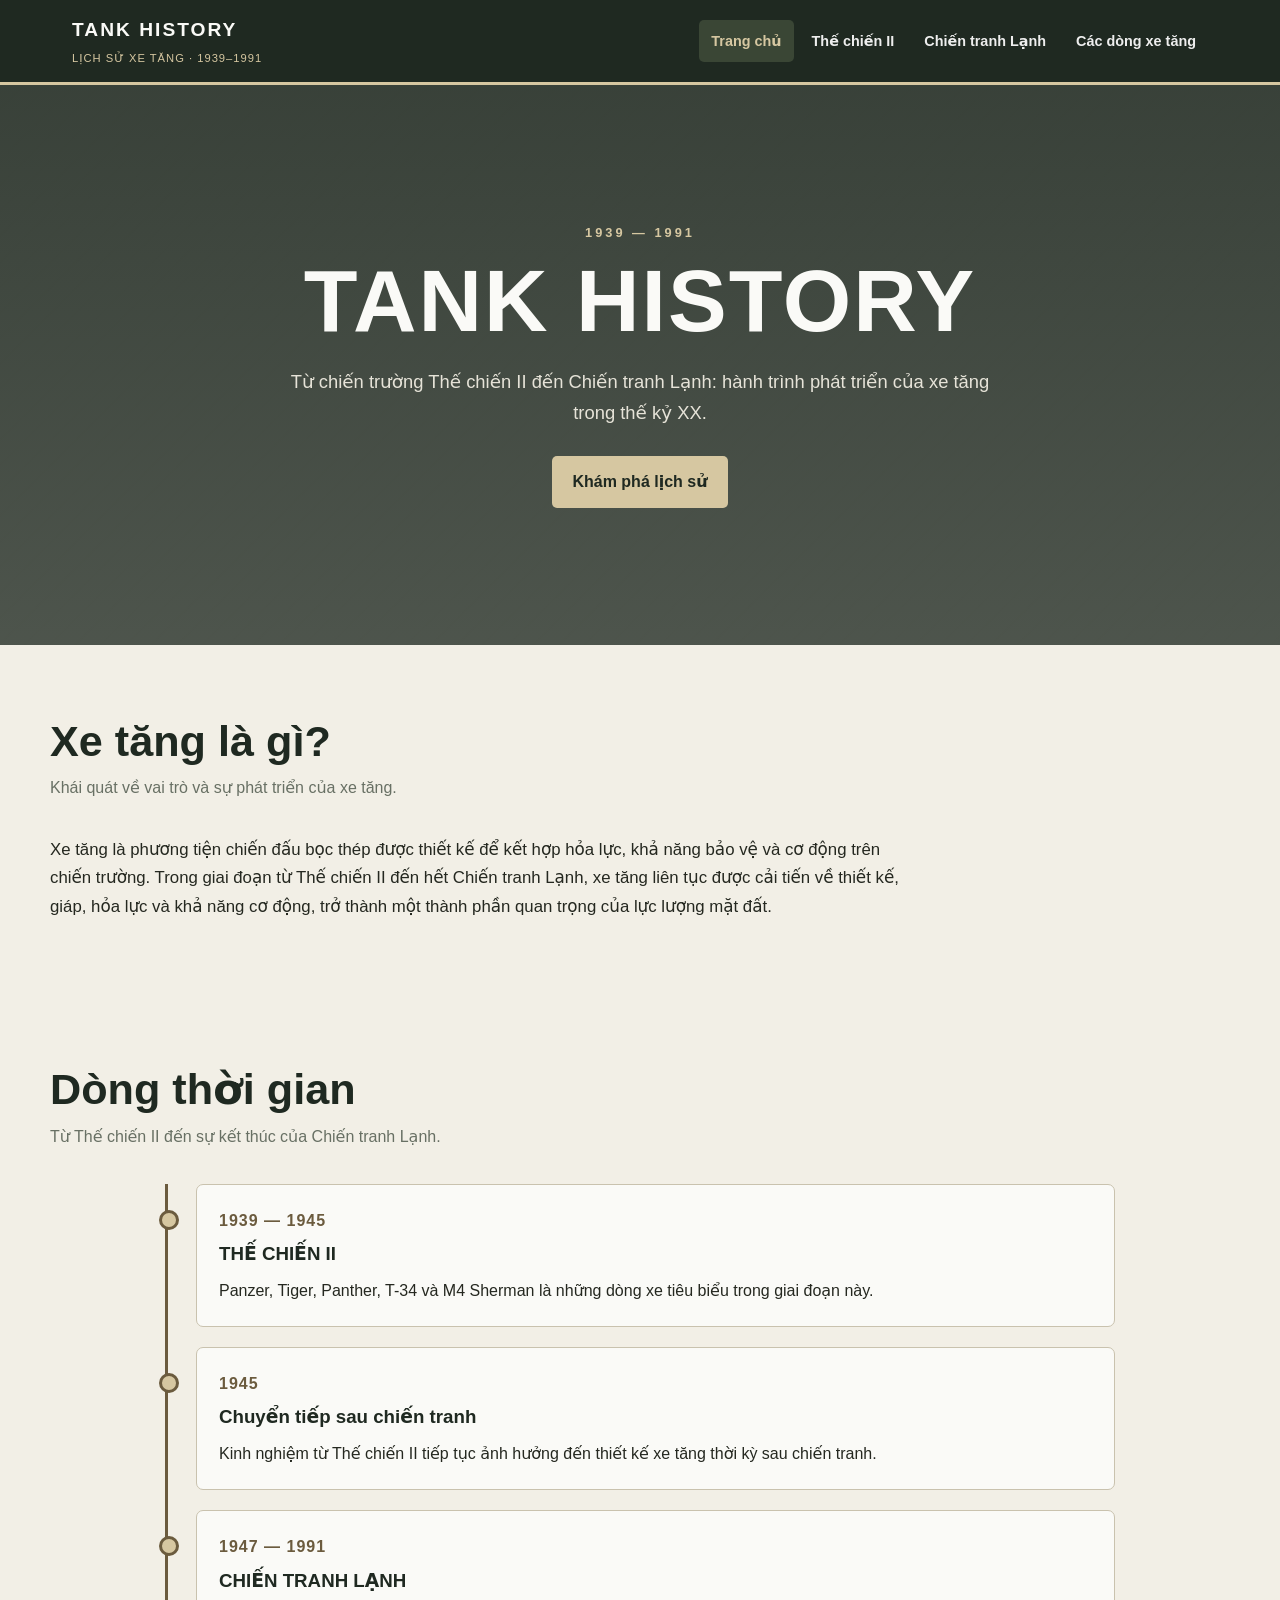
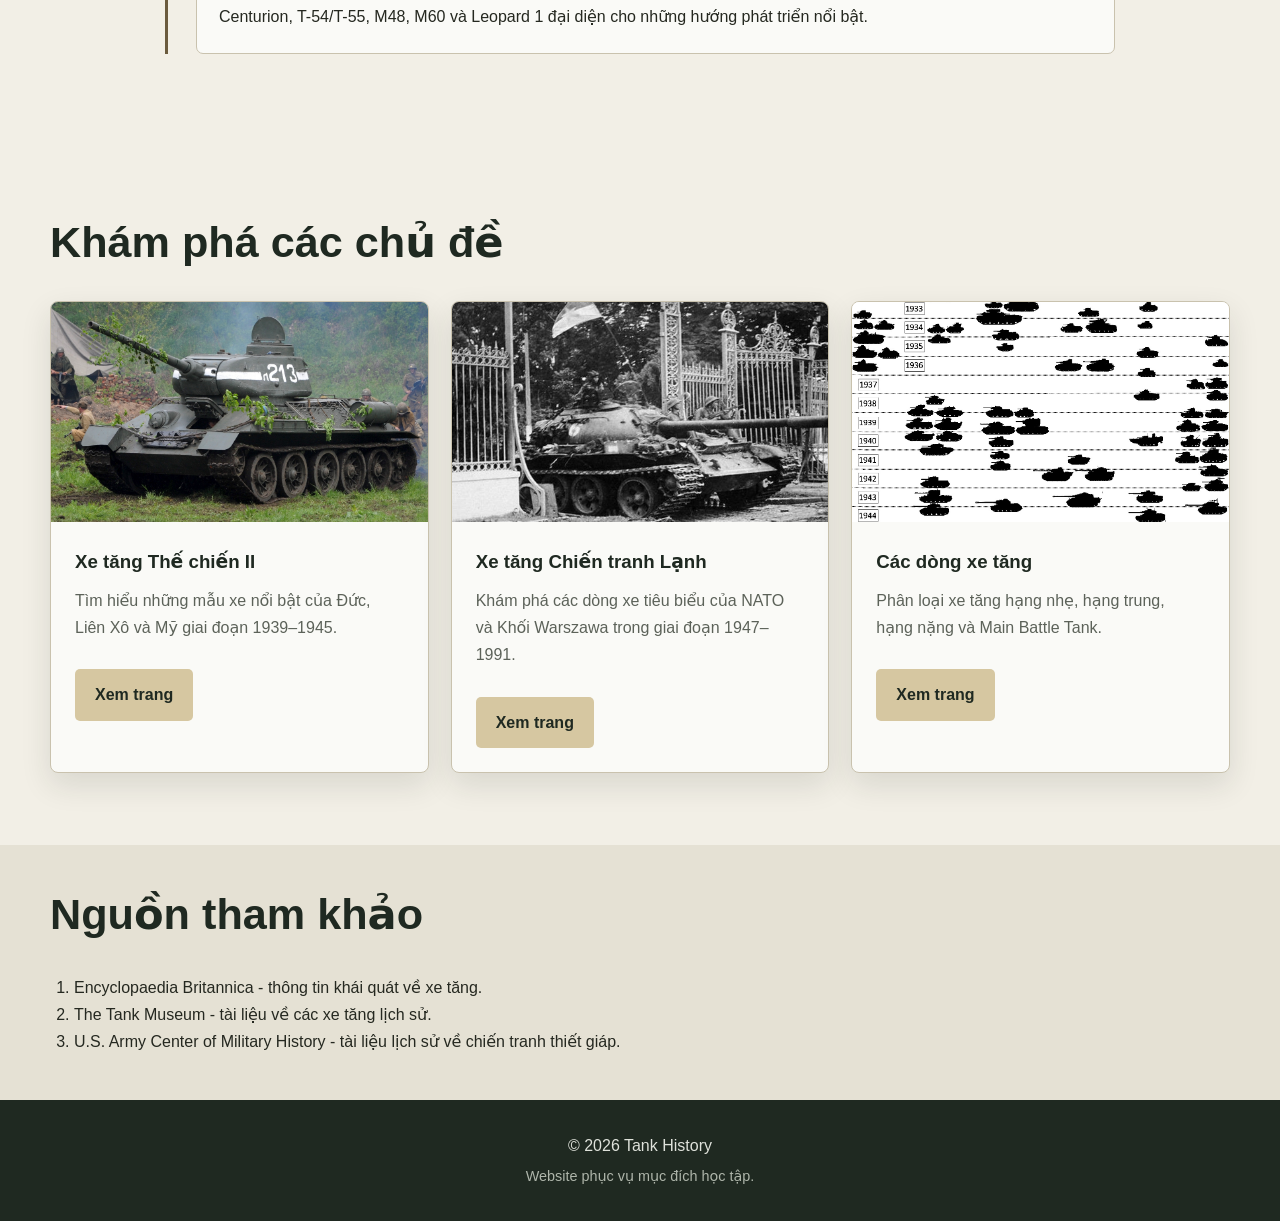
<file: index.html>
<!DOCTYPE html>
<html lang="vi">
<head>
  <meta charset="UTF-8">
  <meta name="viewport" content="width=device-width, initial-scale=1.0">
  <meta name="description" content="Trang chủ - Tank History">
  <title>Trang chủ | Tank History</title>
  <link rel="stylesheet" href="css/style.css">
</head>
<body>

<header class="navbar">
  <div class="nav-inner">
    <a class="logo" href="index.html">TANK HISTORY<span>LỊCH SỬ XE TĂNG · 1939–1991</span></a>
    <nav aria-label="Điều hướng chính">
      <ul class="nav-links">
        <li><a class="active" href="index.html">Trang chủ</a></li>
        <li><a class="" href="ww2.html">Thế chiến II</a></li>
        <li><a class="" href="cold-war.html">Chiến tranh Lạnh</a></li>
        <li><a class="" href="tank-types.html">Các dòng xe tăng</a></li>
      </ul>
    </nav>
  </div>
</header>


<main>
  <section class="hero">
    <div class="hero-content">
      <div class="eyebrow">1939 — 1991</div>
      <h1>TANK HISTORY</h1>
      <p>Từ chiến trường Thế chiến II đến Chiến tranh Lạnh: hành trình phát triển của xe tăng trong thế kỷ XX.</p>
      <a class="btn" href="#overview">Khám phá lịch sử</a>
    </div>
  </section>

  <section id="overview">
    <div class="container">
      <div class="section-title">
        <h2>Xe tăng là gì?</h2>
        <p>Khái quát về vai trò và sự phát triển của xe tăng.</p>
      </div>
      <p class="intro">Xe tăng là phương tiện chiến đấu bọc thép được thiết kế để kết hợp hỏa lực, khả năng bảo vệ và cơ động trên chiến trường. Trong giai đoạn từ Thế chiến II đến hết Chiến tranh Lạnh, xe tăng liên tục được cải tiến về thiết kế, giáp, hỏa lực và khả năng cơ động, trở thành một thành phần quan trọng của lực lượng mặt đất.</p>
    </div>
  </section>

  <section>
    <div class="container">
      <div class="section-title">
        <h2>Dòng thời gian</h2>
        <p>Từ Thế chiến II đến sự kết thúc của Chiến tranh Lạnh.</p>
      </div>
      <div class="timeline">
        <article class="timeline-item">
          <div class="timeline-year">1939 — 1945</div>
          <h3>THẾ CHIẾN II</h3>
          <p>Panzer, Tiger, Panther, T-34 và M4 Sherman là những dòng xe tiêu biểu trong giai đoạn này.</p>
        </article>
        <article class="timeline-item">
          <div class="timeline-year">1945</div>
          <h3>Chuyển tiếp sau chiến tranh</h3>
          <p>Kinh nghiệm từ Thế chiến II tiếp tục ảnh hưởng đến thiết kế xe tăng thời kỳ sau chiến tranh.</p>
        </article>
        <article class="timeline-item">
          <div class="timeline-year">1947 — 1991</div>
          <h3>CHIẾN TRANH LẠNH</h3>
          <p>Centurion, T-54/T-55, M48, M60 và Leopard 1 đại diện cho những hướng phát triển nổi bật.</p>
        </article>
      </div>
    </div>
  </section>

  <section>
    <div class="container">
      <div class="section-title">
        <h2>Khám phá các chủ đề</h2>
      </div>
      <div class="cards">
        <article class="card">
          <img src="images/ww2.jpg" alt="Xe tank T-34-85">
          <div class="card-body">
            <h3>Xe tăng Thế chiến II</h3>
            <p>Tìm hiểu những mẫu xe nổi bật của Đức, Liên Xô và Mỹ giai đoạn 1939–1945.</p>
            <a class="btn" href="ww2.html">Xem trang</a>
          </div>
        </article>
        <article class="card">
          <img src="images/cold_war.jpg" alt="Xe tank Type-59">
          <div class="card-body">
            <h3>Xe tăng Chiến tranh Lạnh</h3>
            <p>Khám phá các dòng xe tiêu biểu của NATO và Khối Warszawa trong giai đoạn 1947–1991.</p>
            <a class="btn" href="cold-war.html">Xem trang</a>
          </div>
        </article>
        <article class="card">
          <img src="images/tank_types.jpg" alt="Các loại xe tank">
          <div class="card-body">
            <h3>Các dòng xe tăng</h3>
            <p>Phân loại xe tăng hạng nhẹ, hạng trung, hạng nặng và Main Battle Tank.</p>
            <a class="btn" href="tank-types.html">Xem trang</a>
          </div>
        </article>
      </div>
    </div>
  </section>

  <section class="sources">
    <div class="container">
      <div class="section-title"><h2>Nguồn tham khảo</h2></div>
      <ol>
        <li>Encyclopaedia Britannica - thông tin khái quát về xe tăng.</li>
        <li>The Tank Museum - tài liệu về các xe tăng lịch sử.</li>
        <li>U.S. Army Center of Military History - tài liệu lịch sử về chiến tranh thiết giáp.</li>
      </ol>
    </div>
  </section>
</main>


<footer>
  <p>&copy; 2026 Tank History</p>
  <p>Website phục vụ mục đích học tập.</p>
</footer>

</body>
</html>
</file>
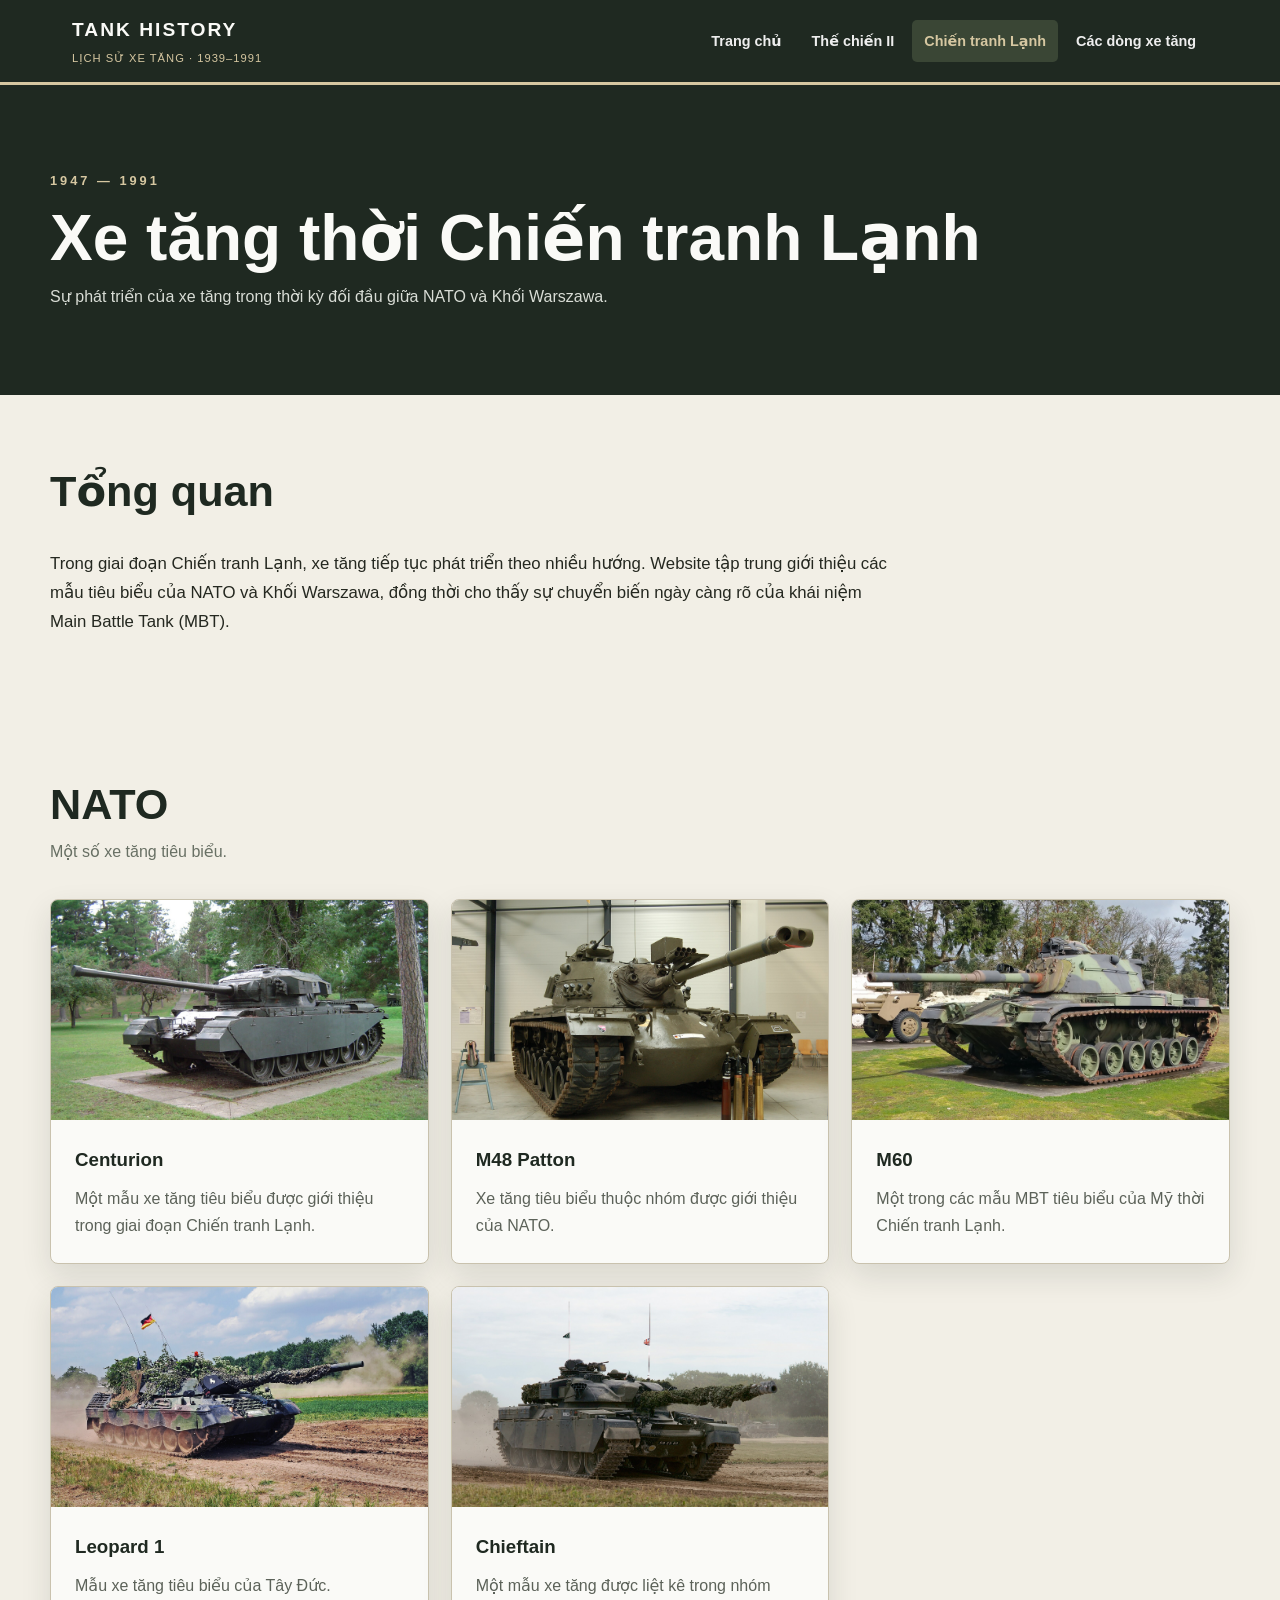
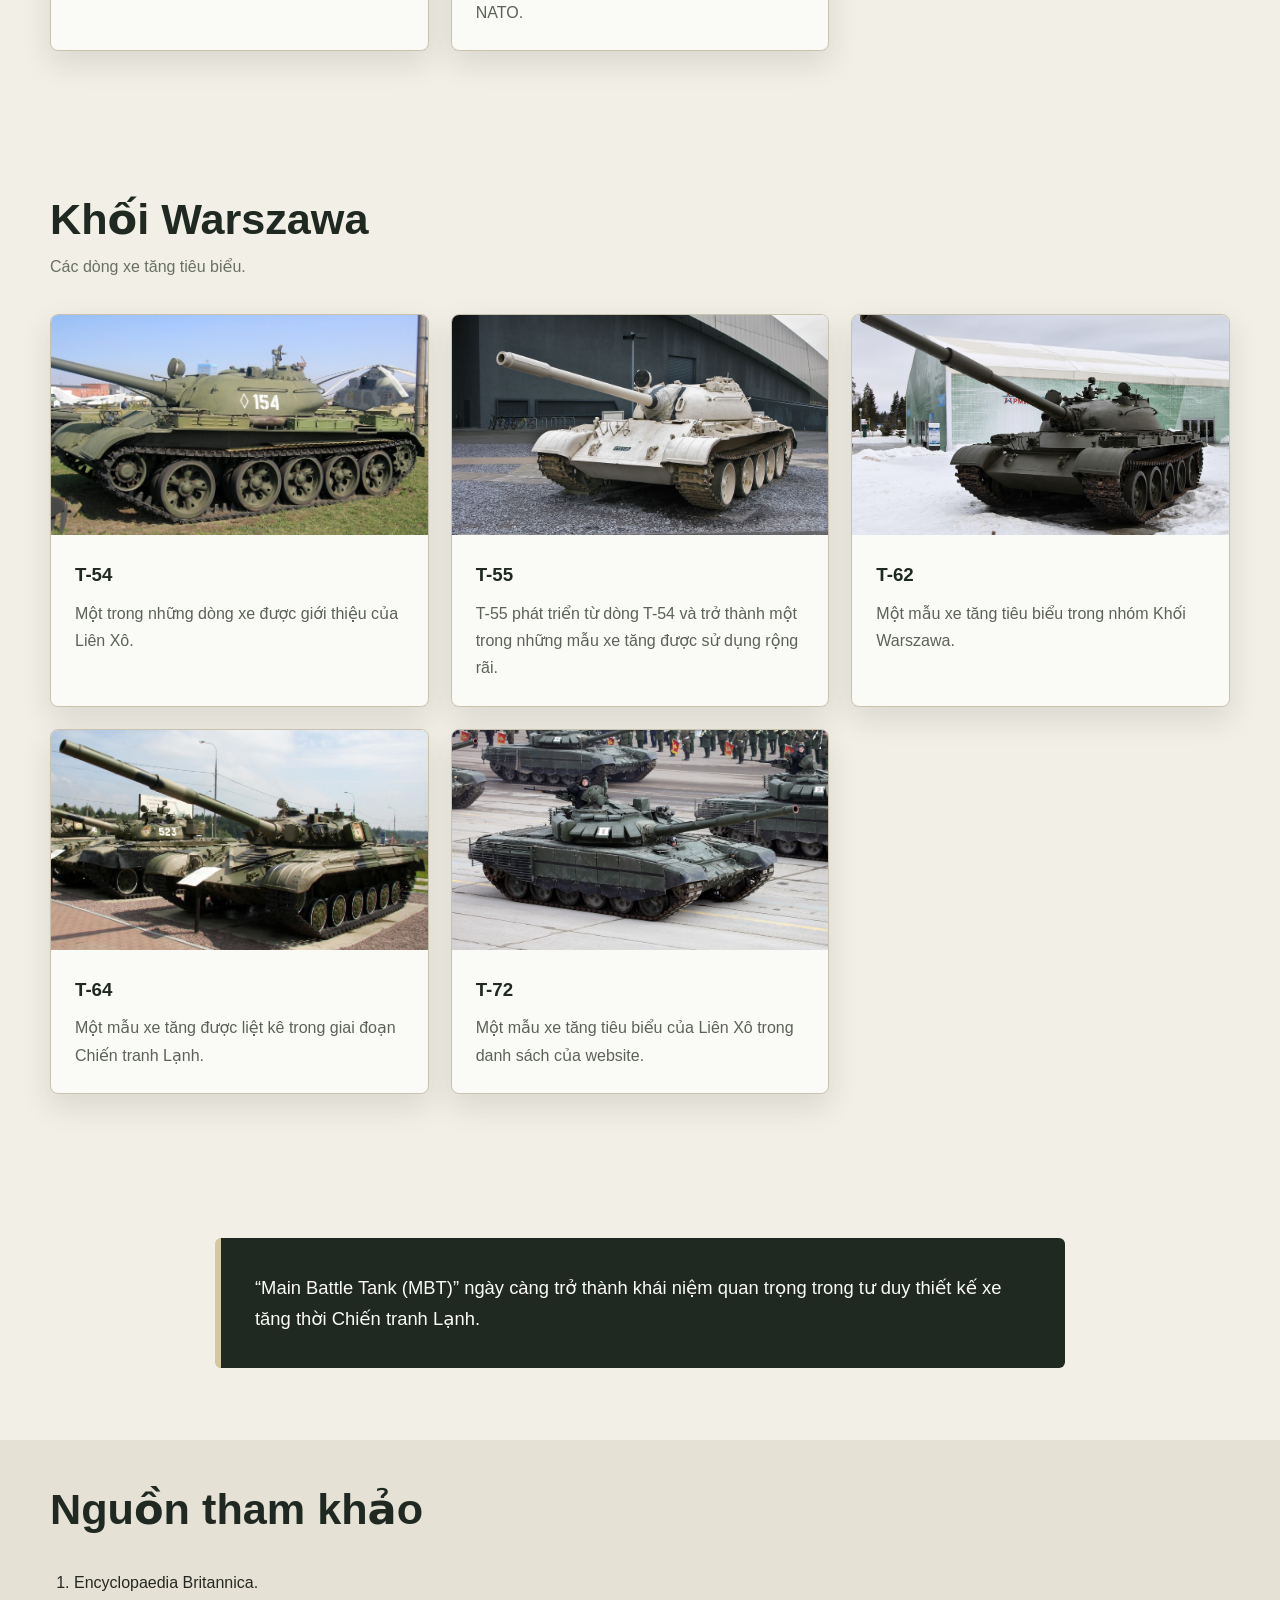
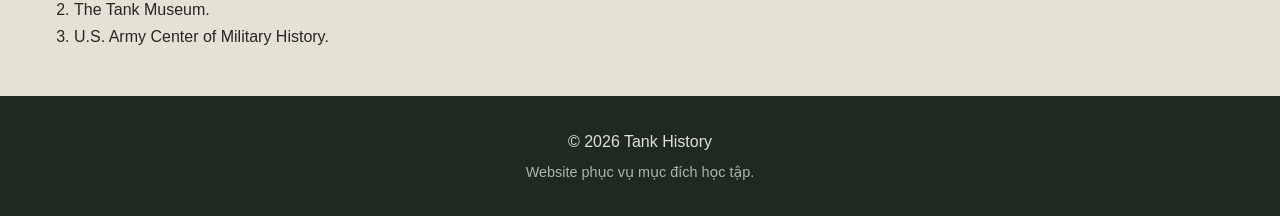
<file: cold-war.html>
<!DOCTYPE html>
<html lang="vi">
<head>
  <meta charset="UTF-8">
  <meta name="viewport" content="width=device-width, initial-scale=1.0">
  <meta name="description" content="Chiến tranh Lạnh - Tank History">
  <title>Chiến tranh Lạnh | Tank History</title>
  <link rel="stylesheet" href="css/style.css">
</head>
<body>

<header class="navbar">
  <div class="nav-inner">
    <a class="logo" href="index.html">TANK HISTORY<span>LỊCH SỬ XE TĂNG · 1939–1991</span></a>
    <nav aria-label="Điều hướng chính">
      <ul class="nav-links">
        <li><a class="" href="index.html">Trang chủ</a></li>
        <li><a class="" href="ww2.html">Thế chiến II</a></li>
        <li><a class="active" href="cold-war.html">Chiến tranh Lạnh</a></li>
        <li><a class="" href="tank-types.html">Các dòng xe tăng</a></li>
      </ul>
    </nav>
  </div>
</header>


<main>
  <section class="page-hero">
    <div class="inner">
      <div class="eyebrow">1947 — 1991</div>
      <h1>Xe tăng thời Chiến tranh Lạnh</h1>
      <p>Sự phát triển của xe tăng trong thời kỳ đối đầu giữa NATO và Khối Warszawa.</p>
    </div>
  </section>

  <section>
    <div class="container">
      <div class="section-title"><h2>Tổng quan</h2></div>
      <p class="intro">Trong giai đoạn Chiến tranh Lạnh, xe tăng tiếp tục phát triển theo nhiều hướng. Website tập trung giới thiệu các mẫu tiêu biểu của NATO và Khối Warszawa, đồng thời cho thấy sự chuyển biến ngày càng rõ của khái niệm Main Battle Tank (MBT).</p>
    </div>
  </section>

  <section>
    <div class="container">
      <div class="section-title"><h2>NATO</h2><p>Một số xe tăng tiêu biểu.</p></div>
      <div class="cards">
        <article class="card"><img src="images/centurion.jpg"><div class="card-body"><h3>Centurion</h3><p>Một mẫu xe tăng tiêu biểu được giới thiệu trong giai đoạn Chiến tranh Lạnh.</p></div></article>
        <article class="card"><img src="images/m48_patton.jpg"><div class="card-body"><h3>M48 Patton</h3><p>Xe tăng tiêu biểu thuộc nhóm được giới thiệu của NATO.</p></div></article>
        <article class="card"><img src="images/m60.jpg"><div class="card-body"><h3>M60</h3><p>Một trong các mẫu MBT tiêu biểu của Mỹ thời Chiến tranh Lạnh.</p></div></article>
        <article class="card"><img src="images/leopard_1.jpg"><div class="card-body"><h3>Leopard 1</h3><p>Mẫu xe tăng tiêu biểu của Tây Đức.</p></div></article>
        <article class="card"><img src="images/chieftain.jpg"><div class="card-body"><h3>Chieftain</h3><p>Một mẫu xe tăng được liệt kê trong nhóm NATO.</p></div></article>
      </div>
    </div>
  </section>

  <section>
    <div class="container">
      <div class="section-title"><h2>Khối Warszawa</h2><p>Các dòng xe tăng tiêu biểu.</p></div>
      <div class="cards">
        <article class="card"><img src="images/t-54.jpg"><div class="card-body"><h3>T-54</h3><p>Một trong những dòng xe được giới thiệu của Liên Xô.</p></div></article>
        <article class="card"><img src="images/t-55.jpg"><div class="card-body"><h3>T-55</h3><p>T-55 phát triển từ dòng T-54 và trở thành một trong những mẫu xe tăng được sử dụng rộng rãi.</p></div></article>
        <article class="card"><img src="images/t-62.jpg"><div class="card-body"><h3>T-62</h3><p>Một mẫu xe tăng tiêu biểu trong nhóm Khối Warszawa.</p></div></article>
        <article class="card"><img src="images/t-64.jpeg"><div class="card-body"><h3>T-64</h3><p>Một mẫu xe tăng được liệt kê trong giai đoạn Chiến tranh Lạnh.</p></div></article>
        <article class="card"><img src="images/t-72.jpg"><div class="card-body"><h3>T-72</h3><p>Một mẫu xe tăng tiêu biểu của Liên Xô trong danh sách của website.</p></div></article>
      </div>
    </div>
  </section>

  <section>
    <div class="container">
      <div class="quote">“Main Battle Tank (MBT)” ngày càng trở thành khái niệm quan trọng trong tư duy thiết kế xe tăng thời Chiến tranh Lạnh.</div>
    </div>
  </section>

  <section class="sources">
    <div class="container">
      <div class="section-title"><h2>Nguồn tham khảo</h2></div>
      <ol>
        <li>Encyclopaedia Britannica.</li>
        <li>The Tank Museum.</li>
        <li>U.S. Army Center of Military History.</li>
      </ol>
    </div>
  </section>
</main>


<footer>
  <p>&copy; 2026 Tank History</p>
  <p>Website phục vụ mục đích học tập.</p>
</footer>

</body>
</html>
</file>
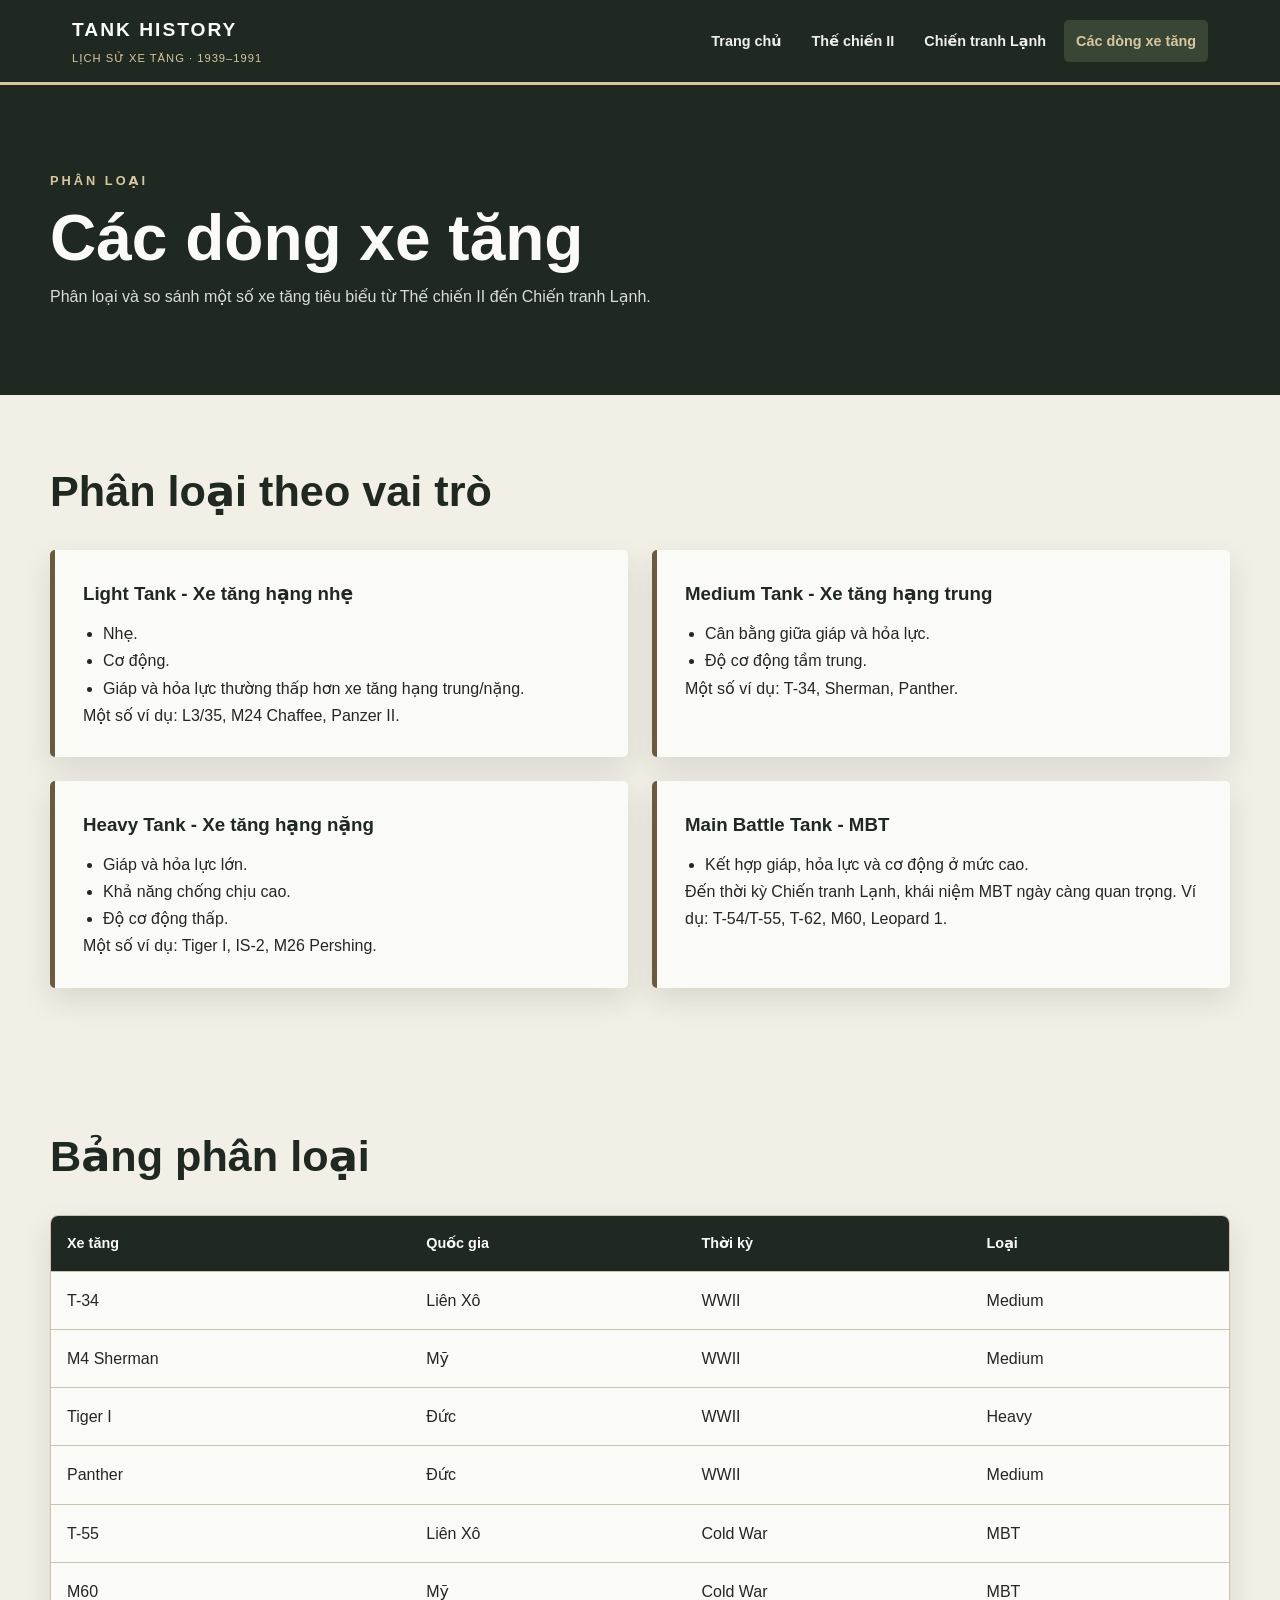
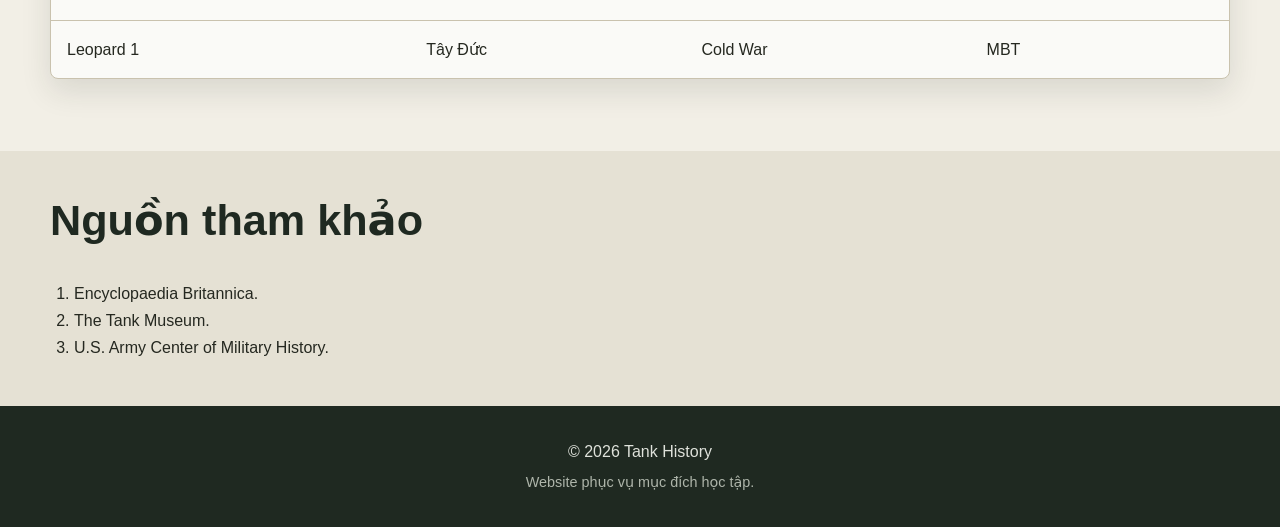
<file: tank-types.html>
<!DOCTYPE html>
<html lang="vi">
<head>
  <meta charset="UTF-8">
  <meta name="viewport" content="width=device-width, initial-scale=1.0">
  <meta name="description" content="Các dòng xe tăng - Tank History">
  <title>Các dòng xe tăng | Tank History</title>
  <link rel="stylesheet" href="css/style.css">
</head>
<body>

<header class="navbar">
  <div class="nav-inner">
    <a class="logo" href="index.html">TANK HISTORY<span>LỊCH SỬ XE TĂNG · 1939–1991</span></a>
    <nav aria-label="Điều hướng chính">
      <ul class="nav-links">
        <li><a class="" href="index.html">Trang chủ</a></li>
        <li><a class="" href="ww2.html">Thế chiến II</a></li>
        <li><a class="" href="cold-war.html">Chiến tranh Lạnh</a></li>
        <li><a class="active" href="tank-types.html">Các dòng xe tăng</a></li>
      </ul>
    </nav>
  </div>
</header>


<main>
  <section class="page-hero">
    <div class="inner">
      <div class="eyebrow">PHÂN LOẠI</div>
      <h1>Các dòng xe tăng</h1>
      <p>Phân loại và so sánh một số xe tăng tiêu biểu từ Thế chiến II đến Chiến tranh Lạnh.</p>
    </div>
  </section>

  <section>
    <div class="container">
      <div class="section-title"><h2>Phân loại theo vai trò</h2></div>
      <div class="info-grid">
        <article class="info-box">
          <h3>Light Tank - Xe tăng hạng nhẹ</h3>
          <ul><li>Nhẹ.</li><li>Cơ động.</li><li>Giáp và hỏa lực thường thấp hơn xe tăng hạng trung/nặng.</li></ul>
          <p>Một số ví dụ: L3/35, M24 Chaffee, Panzer II. </p>
        </article>
        <article class="info-box">
          <h3>Medium Tank - Xe tăng hạng trung</h3>
          <ul><li>Cân bằng giữa giáp và hỏa lực.</li><li>Độ cơ động tầm trung.</li></ul>
          <p>Một số ví dụ: T-34, Sherman, Panther.</p>
        </article>
        <article class="info-box">
          <h3>Heavy Tank - Xe tăng hạng nặng</h3>
          <ul><li>Giáp và hỏa lực lớn.</li><li>Khả năng chống chịu cao.</li><li>Độ cơ động thấp.</li></ul>
          <p>Một số ví dụ: Tiger I, IS-2, M26 Pershing.</p>
        </article>
        <article class="info-box">
          <h3>Main Battle Tank - MBT</h3>
          <ul><li>	Kết hợp giáp, hỏa lực và cơ động ở mức cao.</li></ul>
          <p>Đến thời kỳ Chiến tranh Lạnh, khái niệm MBT ngày càng quan trọng. Ví dụ: T-54/T-55, T-62, M60, Leopard 1.</p>
        </article>
      </div>
    </div>
  </section>

  <section>
    <div class="container">
      <div class="section-title">
        <h2>Bảng phân loại</h2>
      </div>
      <div class="table-wrap">
        <table>
          <thead>
            <tr><th>Xe tăng</th><th>Quốc gia</th><th>Thời kỳ</th><th>Loại</th></tr>
          </thead>
          <tbody>
            <tr><td>T-34</td><td>Liên Xô</td><td>WWII</td><td>Medium</td></tr>
            <tr><td>M4 Sherman</td><td>Mỹ</td><td>WWII</td><td>Medium</td></tr>
            <tr><td>Tiger I</td><td>Đức</td><td>WWII</td><td>Heavy</td></tr>
            <tr><td>Panther</td><td>Đức</td><td>WWII</td><td>Medium</td></tr>
            <tr><td>T-55</td><td>Liên Xô</td><td>Cold War</td><td>MBT</td></tr>
            <tr><td>M60</td><td>Mỹ</td><td>Cold War</td><td>MBT</td></tr>
            <tr><td>Leopard 1</td><td>Tây Đức</td><td>Cold War</td><td>MBT</td></tr>
          </tbody>
        </table>
      </div>
    </div>
  </section>

  <section class="sources">
    <div class="container">
      <div class="section-title"><h2>Nguồn tham khảo</h2></div>
      <ol>
        <li>Encyclopaedia Britannica.</li>
        <li>The Tank Museum.</li>
        <li>U.S. Army Center of Military History.</li>
      </ol>
    </div>
  </section>
</main>


<footer>
  <p>&copy; 2026 Tank History</p>
  <p>Website phục vụ mục đích học tập.</p>
</footer>

</body>
</html>
</file>
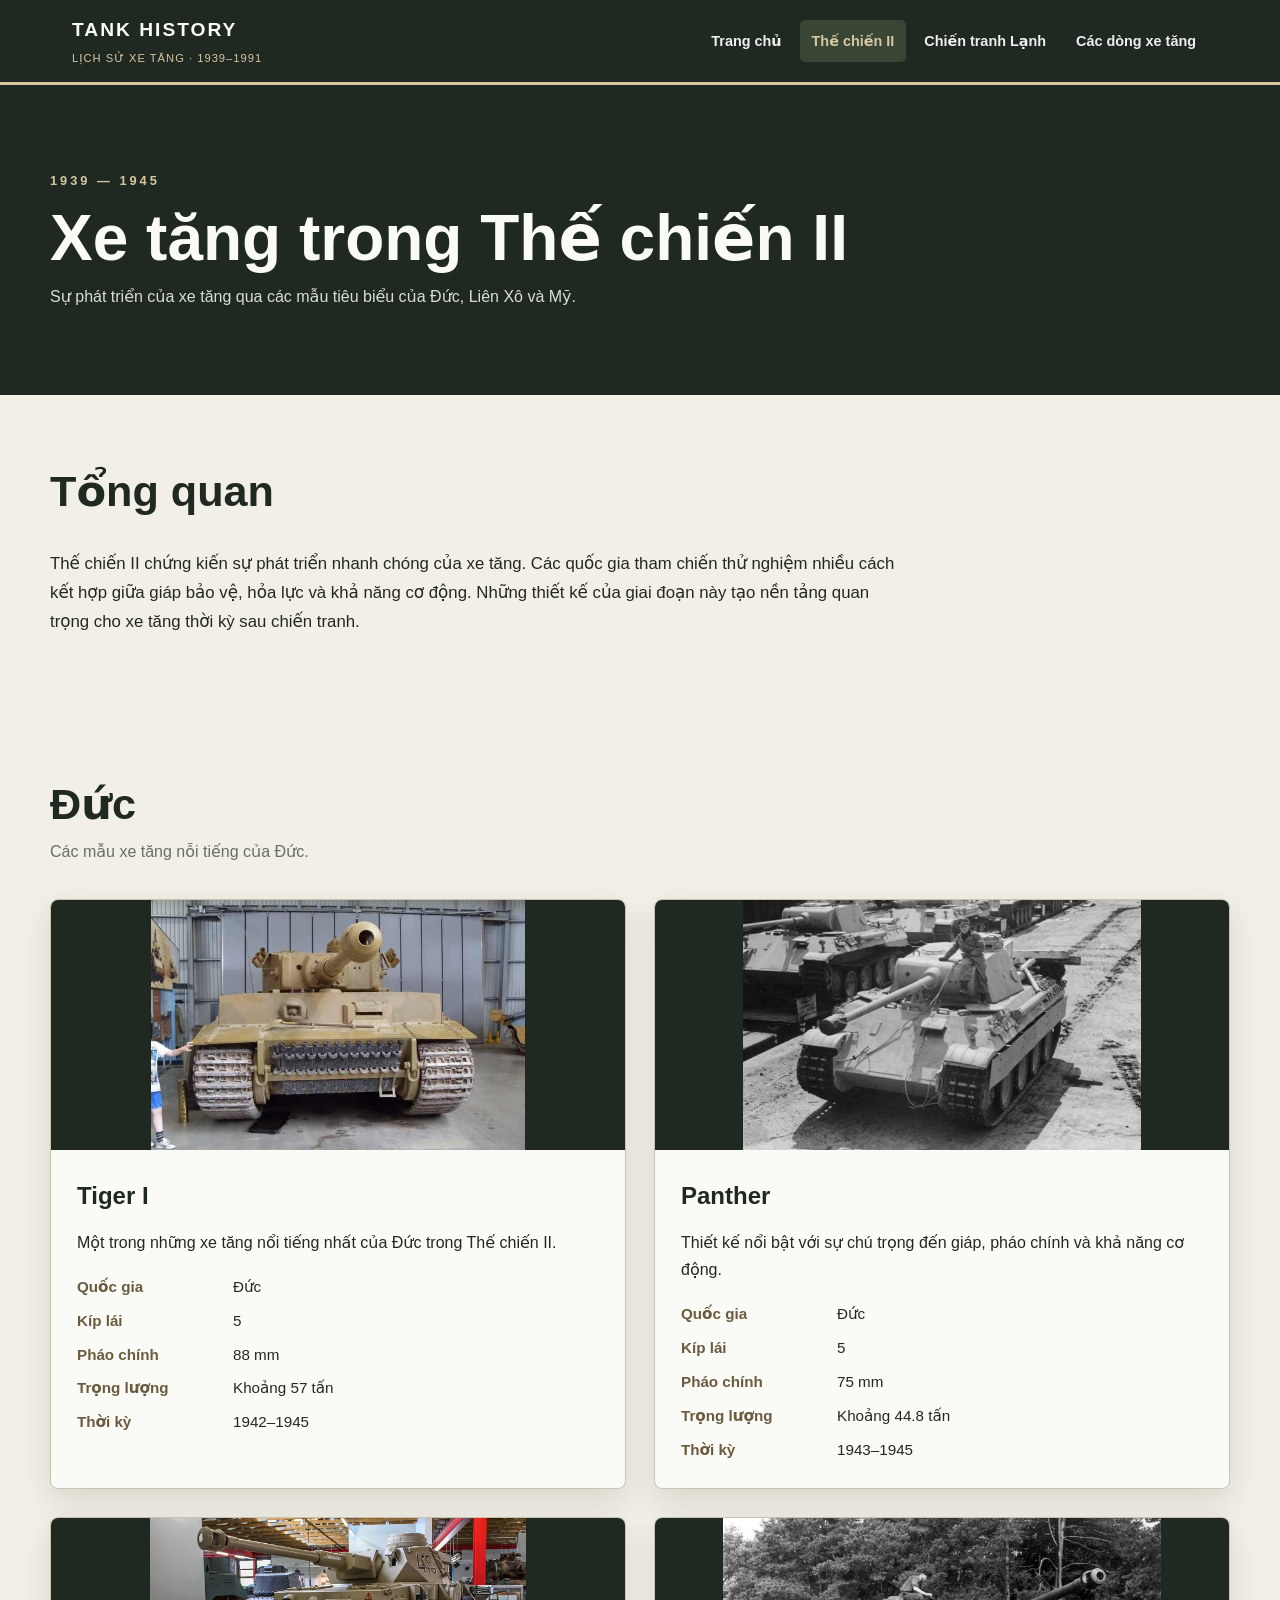
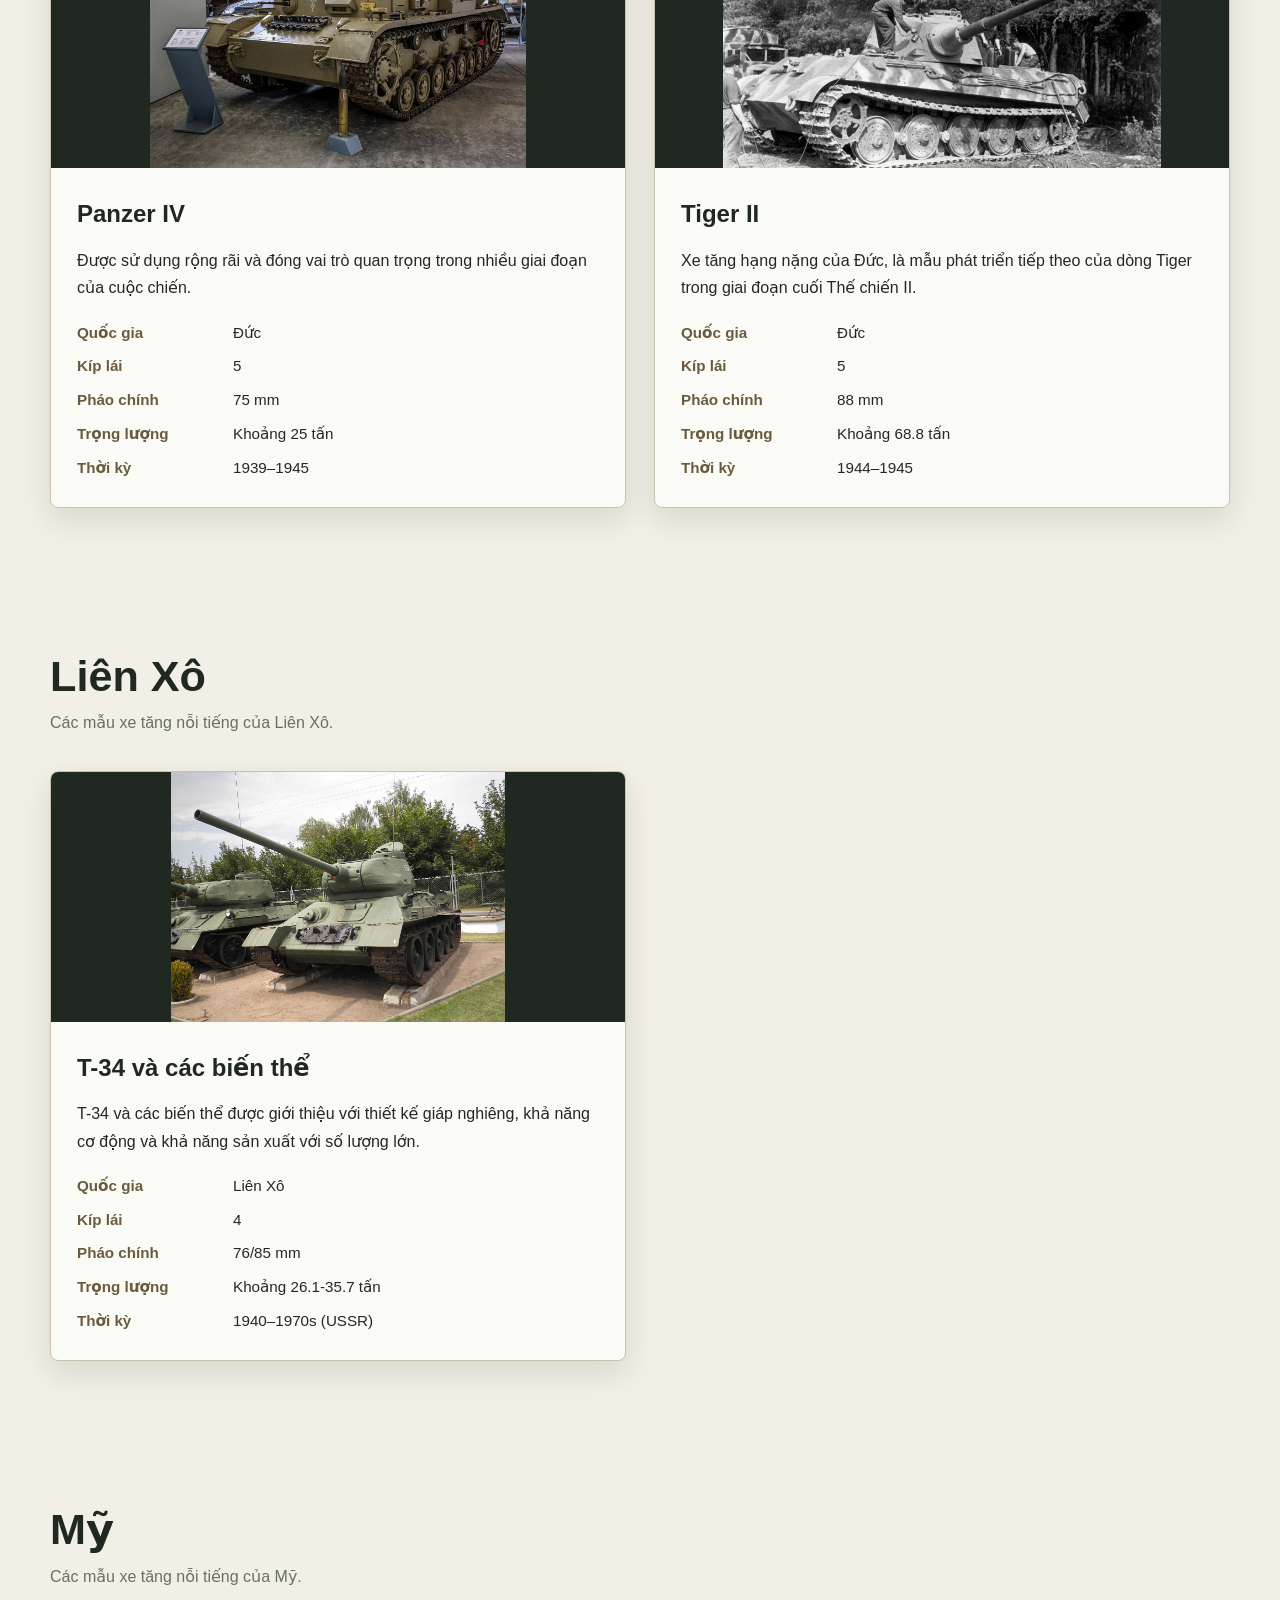
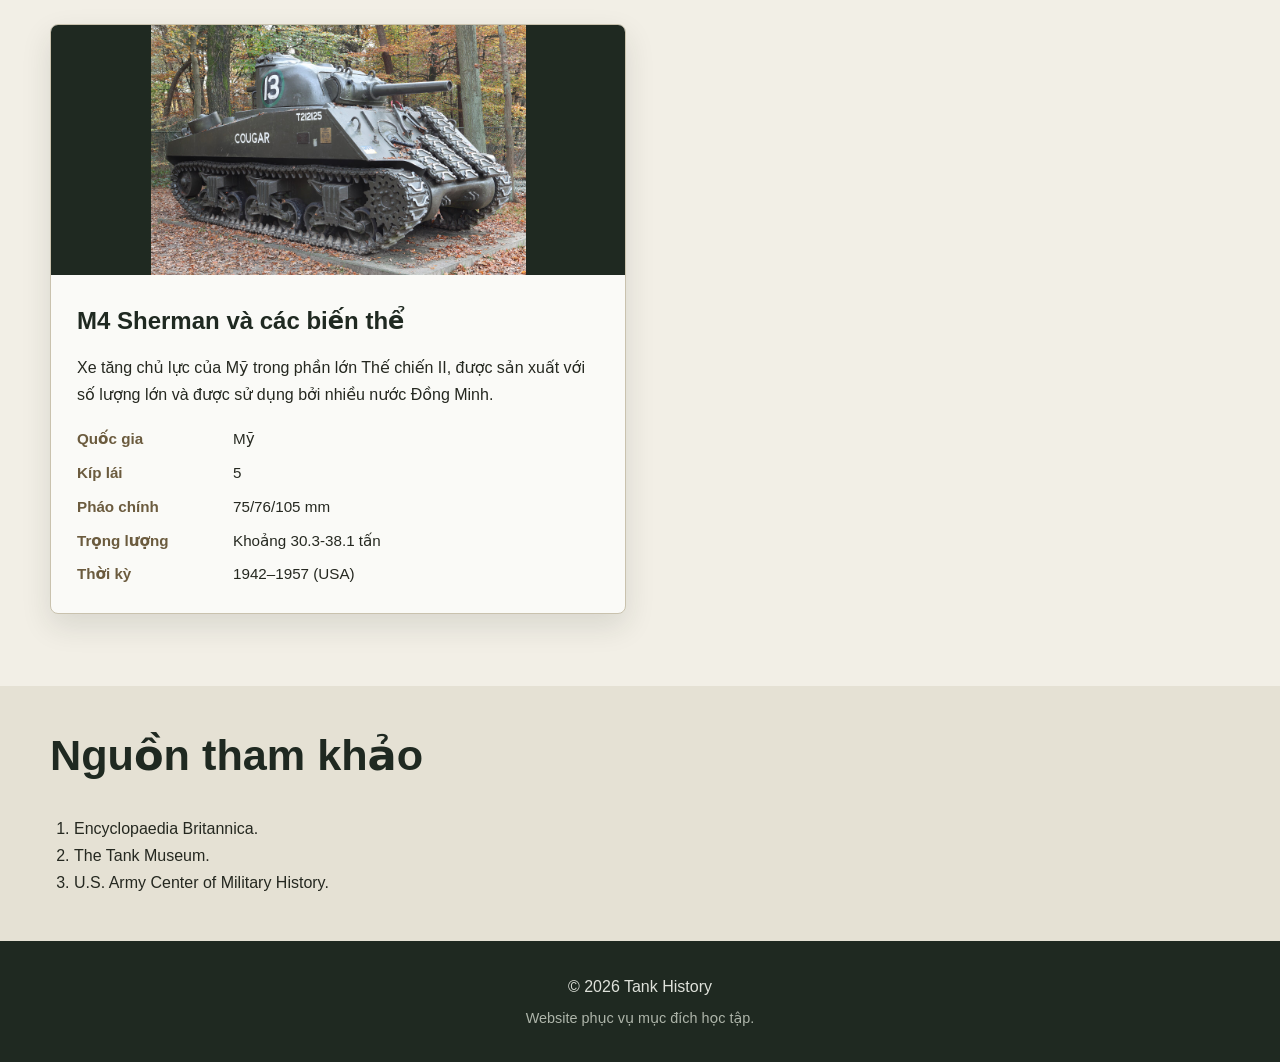
<file: ww2.html>
<!DOCTYPE html>
<html lang="vi">
<head>
  <meta charset="UTF-8">
  <meta name="viewport" content="width=device-width, initial-scale=1.0">
  <meta name="description" content="Thế chiến II - Tank History">
  <title>Thế chiến II | Tank History</title>
  <link rel="stylesheet" href="css/style.css">
</head>
<body>

<header class="navbar">
  <div class="nav-inner">
    <a class="logo" href="index.html">TANK HISTORY<span>LỊCH SỬ XE TĂNG · 1939–1991</span></a>
    <nav aria-label="Điều hướng chính">
      <ul class="nav-links">
        <li><a class="" href="index.html">Trang chủ</a></li>
        <li><a class="active" href="ww2.html">Thế chiến II</a></li>
        <li><a class="" href="cold-war.html">Chiến tranh Lạnh</a></li>
        <li><a class="" href="tank-types.html">Các dòng xe tăng</a></li>
      </ul>
    </nav>
  </div>
</header>


<main>
  <section class="page-hero">
    <div class="inner">
      <div class="eyebrow">1939 — 1945</div>
      <h1>Xe tăng trong Thế chiến II</h1>
      <p>Sự phát triển của xe tăng qua các mẫu tiêu biểu của Đức, Liên Xô và Mỹ.</p>
    </div>
  </section>

  <section>
    <div class="container">
      <div class="section-title">
        <h2>Tổng quan</h2>
      </div>
      <p class="intro">Thế chiến II chứng kiến sự phát triển nhanh chóng của xe tăng. Các quốc gia tham chiến thử nghiệm nhiều cách kết hợp giữa giáp bảo vệ, hỏa lực và khả năng cơ động. Những thiết kế của giai đoạn này tạo nền tảng quan trọng cho xe tăng thời kỳ sau chiến tranh.</p>
    </div>
  </section>

  <section>
    <div class="container">
      <div class="section-title"><h2>Đức</h2><p>Các mẫu xe tăng nỗi tiếng của Đức.</p></div>
      <div class="tank-grid">
        <article class="tank-card">
          <img src="images/tiger_i.jpg" alt="Xe tank Tiger I">
          <div class="tank-content">
            <h2>Tiger I</h2>
            <p>Một trong những xe tăng nổi tiếng nhất của Đức trong Thế chiến II.</p>
            <div class="meta">
              <strong>Quốc gia</strong><span>Đức</span>
              <strong>Kíp lái</strong><span>5</span>
              <strong>Pháo chính</strong><span>88 mm</span>
              <strong>Trọng lượng</strong><span>Khoảng 57 tấn</span>
              <strong>Thời kỳ</strong><span>1942–1945</span>
            </div>
          </div>
        </article>
        <article class="tank-card">
          <img src="images/panther.jpg" alt="Xe tank Panther D">
          <div class="tank-content">
            <h2>Panther</h2>
            <p>Thiết kế nổi bật với sự chú trọng đến giáp, pháo chính và khả năng cơ động.</p>
            <div class="meta">
              <strong>Quốc gia</strong><span>Đức</span>
              <strong>Kíp lái</strong><span>5</span>
              <strong>Pháo chính</strong><span>75 mm</span>
              <strong>Trọng lượng</strong><span>Khoảng 44.8 tấn</span>
              <strong>Thời kỳ</strong><span>1943–1945</span>
            </div>
          </div>
        </article>
        <article class="tank-card">
          <img src="images/panzer_iv.jpg" alt="Xe tank Panzer IV">
          <div class="tank-content">
            <h2>Panzer IV</h2>
            <p>Được sử dụng rộng rãi và đóng vai trò quan trọng trong nhiều giai đoạn của cuộc chiến.</p>
            <div class="meta">
              <strong>Quốc gia</strong><span>Đức</span>
              <strong>Kíp lái</strong><span>5</span>
              <strong>Pháo chính</strong><span>75 mm</span>
              <strong>Trọng lượng</strong><span>Khoảng 25 tấn</span>
              <strong>Thời kỳ</strong><span>1939–1945</span>
          </div>
        </article>
        <article class="tank-card">
          <img src="images/tiger_ii.jpg" alt="Xe tank Tiger II">
          <div class="tank-content">
            <h2>Tiger II</h2>
            <p>Xe tăng hạng nặng của Đức, là mẫu phát triển tiếp theo của dòng Tiger trong giai đoạn cuối Thế chiến II.</p>
            <div class="meta">
              <strong>Quốc gia</strong><span>Đức</span>
              <strong>Kíp lái</strong><span>5</span>
              <strong>Pháo chính</strong><span>88 mm</span>
              <strong>Trọng lượng</strong><span>Khoảng 68.8 tấn</span>
              <strong>Thời kỳ</strong><span>1944–1945</span>
            </div>
          </div>
        </article>
      </div>
    </div>
  </section>

  <section>
    <div class="container">
      <div class="section-title"><h2>Liên Xô</h2><p>Các mẫu xe tăng nỗi tiếng của Liên Xô.</p></div>
      <div class="tank-grid">
        <article class="tank-card">
          <img src="images/t-34.jpg" alt="Xe tank T-34">
          <div class="tank-content">
            <h2>T-34 và các biến thể</h2>
            <p>T-34 và các biến thể được giới thiệu với thiết kế giáp nghiêng, khả năng cơ động và khả năng sản xuất với số lượng lớn.</p>
            <div class="meta">
              <strong>Quốc gia</strong><span>Liên Xô</span>
              <strong>Kíp lái</strong><span>4</span>
              <strong>Pháo chính</strong><span>76/85 mm</span>
              <strong>Trọng lượng</strong><span>Khoảng 26.1-35.7 tấn</span>
              <strong>Thời kỳ</strong><span>1940–1970s (USSR)</span>
            </div>
          </div>
        </article>
      </div>
    </div>
  </section>

  <section>
    <div class="container">
      <div class="section-title"><h2>Mỹ</h2><p>Các mẫu xe tăng nỗi tiếng của Mỹ.</p></div>
      <div class="tank-grid">
        <article class="tank-card">
          <img src="images/m4_sherman.jpg" alt="Xe tank M4 Sherman">
          <div class="tank-content">
            <h2>M4 Sherman và các biến thể</h2>
            <p>Xe tăng chủ lực của Mỹ trong phần lớn Thế chiến II, được sản xuất với số lượng lớn và được sử dụng bởi nhiều nước Đồng Minh.</p>
            <div class="meta">
              <strong>Quốc gia</strong><span>Mỹ</span>
              <strong>Kíp lái</strong><span>5</span>
              <strong>Pháo chính</strong><span>75/76/105 mm</span>
              <strong>Trọng lượng</strong><span>Khoảng 30.3-38.1 tấn</span>
              <strong>Thời kỳ</strong><span>1942–1957 (USA)</span>
          </div>
        </article>
      </div>
    </div>
  </section>

  <section class="sources">
    <div class="container">
      <div class="section-title"><h2>Nguồn tham khảo</h2></div>
      <ol>
        <li>Encyclopaedia Britannica.</li>
        <li>The Tank Museum.</li>
        <li>U.S. Army Center of Military History.</li>
      </ol>
    </div>
  </section>
</main>


<footer>
  <p>&copy; 2026 Tank History</p>
  <p>Website phục vụ mục đích học tập.</p>
</footer>

</body>
</html>
</file>
<file: css/style.css>
:root {
  --green: #3A4635;
  --dark: #1F2921;
  --beige: #D6C7A1;
  --brown: #6B5B3E;
  --paper: #F2EFE6;
  --white: #FAFAF7;
  --text: #252820;
  --muted: #687064;
  --border: #C9C2AE;
  --shadow: 0 12px 30px rgba(31, 41, 33, .12);
}

* { box-sizing: border-box; margin: 0; padding: 0; }

html { scroll-behavior: smooth; }

body {
  font-family: Arial, "Segoe UI", "Noto Sans", "DejaVu Sans", sans-serif;
  line-height: 1.7;
  color: var(--text);
  background: var(--paper);
  -webkit-font-smoothing: antialiased;
  text-rendering: optimizeLegibility;
}

a { color: inherit; }

.navbar {
  position: sticky;
  top: 0;
  z-index: 100;
  background: var(--dark);
  color: var(--white);
  border-bottom: 3px solid var(--beige);
}

.nav-inner {
  max-width: 1180px;
  margin: auto;
  min-height: 76px;
  padding: 14px 22px;
  display: flex;
  align-items: center;
  justify-content: space-between;
  gap: 24px;
}

.logo {
  text-decoration: none;
  font-weight: 900;
  letter-spacing: 2px;
  font-size: 1.2rem;
}

.logo span {
  display: block;
  color: var(--beige);
  font-size: .7rem;
  letter-spacing: 1px;
  margin-top: 2px;
  font-weight: 500;
}

.nav-links {
  list-style: none;
  display: flex;
  flex-wrap: wrap;
  justify-content: flex-end;
  gap: 6px;
}

.nav-links a {
  display: block;
  text-decoration: none;
  padding: 9px 12px;
  border-radius: 5px;
  color: #eee;
  font-size: .9rem;
  font-weight: 700;
}

.nav-links a:hover,
.nav-links a.active {
  background: var(--green);
  color: var(--beige);
}

.hero {
  min-height: 560px;
  display: grid;
  place-items: center;
  text-align: center;
  padding: 80px 22px;
  background:
    linear-gradient(rgba(31,41,33,.88), rgba(31,41,33,.78)),
    repeating-linear-gradient(135deg, transparent 0 16px, rgba(214,199,161,.04) 16px 18px);
  color: var(--white);
}

.hero-content { max-width: 850px; }

.eyebrow {
  color: var(--beige);
  font-weight: 800;
  letter-spacing: 3px;
  text-transform: uppercase;
  font-size: .8rem;
  margin-bottom: 14px;
}

.hero h1 {
  font-size: clamp(2.5rem, 7vw, 5.5rem);
  line-height: .98;
  letter-spacing: 2px;
  margin-bottom: 22px;
}

.hero p {
  max-width: 700px;
  margin: auto;
  font-size: 1.15rem;
  color: #e6e3d8;
}

.btn {
  display: inline-block;
  margin-top: 28px;
  padding: 12px 20px;
  text-decoration: none;
  background: var(--beige);
  color: var(--dark);
  border-radius: 5px;
  font-weight: 800;
}

.page-hero {
  padding: 85px 22px;
  background: var(--dark);
  color: var(--white);
}

.page-hero .inner,
.container {
  max-width: 1180px;
  margin: auto;
}

.page-hero h1 {
  font-size: clamp(2.2rem, 5vw, 4rem);
  line-height: 1.05;
  margin: 10px 0;
}

.page-hero p { max-width: 760px; color: #d9ddd6; }

section { padding: 72px 22px; }

.section-title {
  margin-bottom: 34px;
}

.section-title h2 {
  font-size: clamp(1.8rem, 4vw, 2.7rem);
  color: var(--dark);
  line-height: 1.15;
}

.section-title p {
  margin-top: 8px;
  color: var(--muted);
}

.intro {
  max-width: 850px;
  font-size: 1.05rem;
}

.cards {
  display: grid;
  grid-template-columns: repeat(3, 1fr);
  gap: 22px;
}

.card {
  background: var(--white);
  border: 1px solid var(--border);
  border-radius: 8px;
  overflow: hidden;
  box-shadow: var(--shadow);
}

.card-body { padding: 24px; }

.card h3 { color: var(--dark); margin-bottom: 9px; }

.card p { color: #5c6259; }

.card {
    overflow: hidden;
}

.card img {
    width: 100%;
    height: 220px;
    object-fit: cover;
    display: block;
}

.tank-card img {
    width: 100%;
    height: 250px;
    object-fit: contain;
    display: block;
    background: #1F2921;
}

.placeholder {
  min-height: 210px;
  display: grid;
  place-items: center;
  text-align: center;
  padding: 20px;
  background:
    linear-gradient(135deg, rgba(58,70,53,.12), rgba(107,91,62,.16)),
    repeating-linear-gradient(45deg, #ddd9cb 0 10px, #d6d1c0 10px 20px);
  color: var(--brown);
  font-weight: 800;
  letter-spacing: 1px;
}

.timeline {
  position: relative;
  max-width: 950px;
  margin: auto;
  border-left: 3px solid var(--brown);
  padding-left: 28px;
}

.timeline-item {
  position: relative;
  background: var(--white);
  border: 1px solid var(--border);
  padding: 22px;
  margin-bottom: 20px;
  border-radius: 7px;
}

.timeline-item::before {
  content: "";
  position: absolute;
  width: 14px;
  height: 14px;
  background: var(--beige);
  border: 3px solid var(--brown);
  border-radius: 50%;
  left: -38px;
  top: 25px;
}

.timeline-year {
  font-weight: 900;
  color: var(--brown);
  letter-spacing: 1px;
}

.timeline-item h3 { margin: 4px 0 7px; color: var(--dark); }

.tank-grid {
  display: grid;
  grid-template-columns: repeat(2, 1fr);
  gap: 28px;
}

.tank-card {
  background: var(--white);
  border: 1px solid var(--border);
  border-radius: 8px;
  overflow: hidden;
  box-shadow: var(--shadow);
}

.tank-card .placeholder { min-height: 250px; }

.tank-content { padding: 26px; }

.tank-content h2 { color: var(--dark); margin-bottom: 12px; }

.meta {
  display: grid;
  grid-template-columns: 140px 1fr;
  gap: 8px 16px;
  margin-top: 18px;
  font-size: .95rem;
}

.meta strong { color: var(--brown); }

.table-wrap {
  overflow-x: auto;
  background: var(--white);
  border: 1px solid var(--border);
  border-radius: 8px;
  box-shadow: var(--shadow);
}

table {
  width: 100%;
  border-collapse: collapse;
  min-width: 650px;
}

th, td {
  padding: 15px 16px;
  text-align: left;
  border-bottom: 1px solid var(--border);
}

th {
  background: var(--dark);
  color: var(--white);
  font-size: .9rem;
}

tr:last-child td { border-bottom: 0; }
tr:hover td { background: #ece9dd; }

.info-grid {
  display: grid;
  grid-template-columns: repeat(2, 1fr);
  gap: 24px;
}

.info-box {
  background: var(--white);
  padding: 28px;
  border-left: 5px solid var(--brown);
  border-radius: 5px;
  box-shadow: var(--shadow);
}

.info-box h3 { color: var(--dark); margin-bottom: 10px; }

.info-box ul { padding-left: 20px; }

.quote {
  max-width: 850px;
  margin: auto;
  padding: 34px;
  background: var(--dark);
  color: var(--white);
  border-left: 6px solid var(--beige);
  border-radius: 6px;
  font-size: 1.15rem;
}

.sources {
  background: #e5e1d4;
  padding-top: 45px;
  padding-bottom: 45px;
}

.sources ol { max-width: 900px; padding-left: 24px; }

footer {
  background: var(--dark);
  color: #dfe2db;
  text-align: center;
  padding: 32px 22px;
}

footer p + p { margin-top: 5px; color: #aeb5aa; font-size: .9rem; }

@media (max-width: 850px) {
  .nav-inner { align-items: flex-start; flex-direction: column; }
  .nav-links { justify-content: flex-start; }
  .cards, .tank-grid, .info-grid { grid-template-columns: 1fr; }
}

@media (max-width: 560px) {
  section { padding: 52px 16px; }
  .page-hero { padding: 60px 16px; }
  .nav-inner { padding: 12px 16px; }
  .nav-links { display: grid; grid-template-columns: 1fr 1fr; width: 100%; }
  .nav-links a { font-size: .8rem; text-align: center; }
  .hero { min-height: 500px; }
  .hero h1 { font-size: 2.8rem; }
  .meta { grid-template-columns: 1fr; gap: 2px; }
}
</file>
